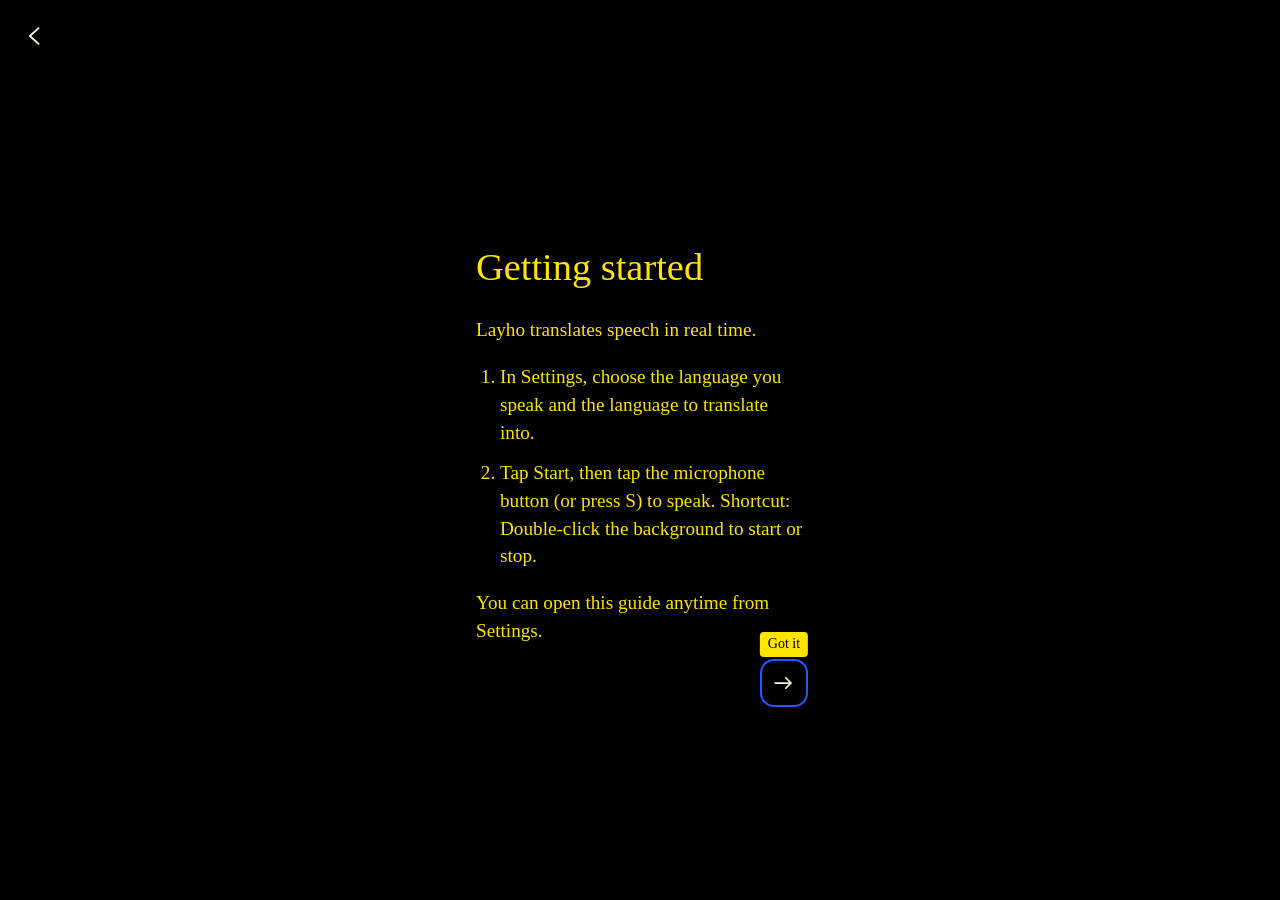
<file: index.html>
<html lang="en">
<head>
    <title>Layho</title>
    <meta charset="utf-8" />
    <meta name="viewport" content="width=device-width, initial-scale=1, viewport-fit=cover" />
    <meta name="description" content="Live speech translation" />
    <meta name="theme-color" content="#000000" />
    <meta name="mobile-web-app-capable" content="yes" />
    <meta name="apple-mobile-web-app-capable" content="yes" />
    <meta name="apple-mobile-web-app-status-bar-style" content="black-translucent" />
    <meta name="apple-mobile-web-app-title" content="Layho" />
    <link rel="manifest" href="manifest.json" />
    <link rel="icon" href="icons/app-icon.svg" type="image/svg+xml" />
    <link rel="apple-touch-icon" href="icons/apple-touch-icon.png" />
    <script>
        if (navigator.standalone
            || window.matchMedia("(display-mode: standalone)").matches
            || window.matchMedia("(display-mode: fullscreen)").matches) {
            document.documentElement.classList.add("standalone");
        }
    </script>
    <link href="style.css" rel="stylesheet" type="text/css">
    <link href="intro.css" rel="stylesheet" type="text/css">
    <link href="settings.css" rel="stylesheet" type="text/css">
    <link href="onboarding.css" rel="stylesheet" type="text/css">
    <link href="sign-up.css" rel="stylesheet" type="text/css">
    <link href="translation.css" rel="stylesheet" type="text/css">
</head>
<body>
	<div id="contentContainer">
		<div id="introContainer" role="main">
			<div id="introTextContainer">
				<div class="introText" id="helloText" role="heading" aria-level="1">Layho</div>
				<div class="introText" id="signInOutContainer">
					<div id="nameText"></div>
					<div id="signInButtonHost" hidden>
						<button type="button" id="signInButton" class="googleRedirectButton" aria-label="Sign in with Google">
							<svg class="googleLogo" viewBox="0 0 48 48" aria-hidden="true" focusable="false">
								<path fill="#EA4335" d="M24 9.5c3.54 0 6.71 1.22 9.21 3.6l6.85-6.85C35.9 2.38 30.47 0 24 0 14.62 0 6.51 5.38 2.56 13.22l7.98 6.19C12.43 13.72 17.74 9.5 24 9.5z"/>
								<path fill="#4285F4" d="M46.98 24.55c0-1.57-.15-3.09-.38-4.55H24v9.02h12.94c-.58 2.96-2.26 5.48-4.78 7.18l7.73 6c4.51-4.18 7.09-10.36 7.09-17.65z"/>
								<path fill="#FBBC05" d="M10.53 28.59c-.48-1.45-.76-2.99-.76-4.59s.27-3.14.76-4.59l-7.98-6.19C.92 16.46 0 20.12 0 24c0 3.88.92 7.54 2.56 10.78l7.97-6.19z"/>
								<path fill="#34A853" d="M24 48c6.48 0 11.93-2.13 15.89-5.81l-7.73-6c-2.15 1.45-4.92 2.3-8.16 2.3-6.26 0-11.57-4.22-13.47-9.91l-7.98 6.19C6.51 42.62 14.62 48 24 48z"/>
							</svg>
							<span>Sign in with Google</span>
						</button>
						<div id="googleGisButton"></div>
					</div>
				</div>
				<div class="introText" id="introButtonContainer" role="navigation" aria-label="Home">
					<div id="signUpOutButtonContainer">
						<button id="signUpButton" class="iconButton"><span class="icon signUpIcon" aria-hidden="true"></span><span class="buttonLabel">Sign up</span></button>
						<button id="signOutButton" class="iconButton" hidden><span class="icon signOutIcon" aria-hidden="true"></span><span class="buttonLabel">Sign out</span></button>
					</div>
					<button id="settingsButton" class="iconButton" disabled><span class="icon settingsIcon" aria-hidden="true"></span><span class="buttonLabel">Sign in for settings</span></button>
					<button id="startAppButton" class="iconButton" disabled><span class="icon startIcon" aria-hidden="true"></span><span class="buttonLabel">Sign in to start</span></button>
				</div>
			</div>
		</div>
		<div id="speechStatus" class="visuallyHidden" role="status" aria-live="polite" aria-atomic="true"></div>
		<div id="exclusiveModeHint" class="visuallyHidden">Conversation mode and transcription only mode cannot be used at the same time. Voice output and conversation mode cannot be used at the same time. Turning one on turns the other off.</div>
		<div id="toast" role="status" aria-live="polite" aria-atomic="true"></div>
	</div>
	<!-- Speech SDK REFERENCE -->
	<script src="https://aka.ms/csspeech/jsbrowserpackageraw"></script>

	<script src="./LoadViews.js"></script>
	<script src="./Settings.js"></script>
	<script src="./SignUp.js"></script>
	<script src="./Onboarding.js"></script>
	<script src="./index.js"></script>
	<script src="./Translation.js"></script>
	<script src="https://accounts.google.com/gsi/client" async defer onload="initGoogleSignIn()"></script>
</body>
</html>
</file>
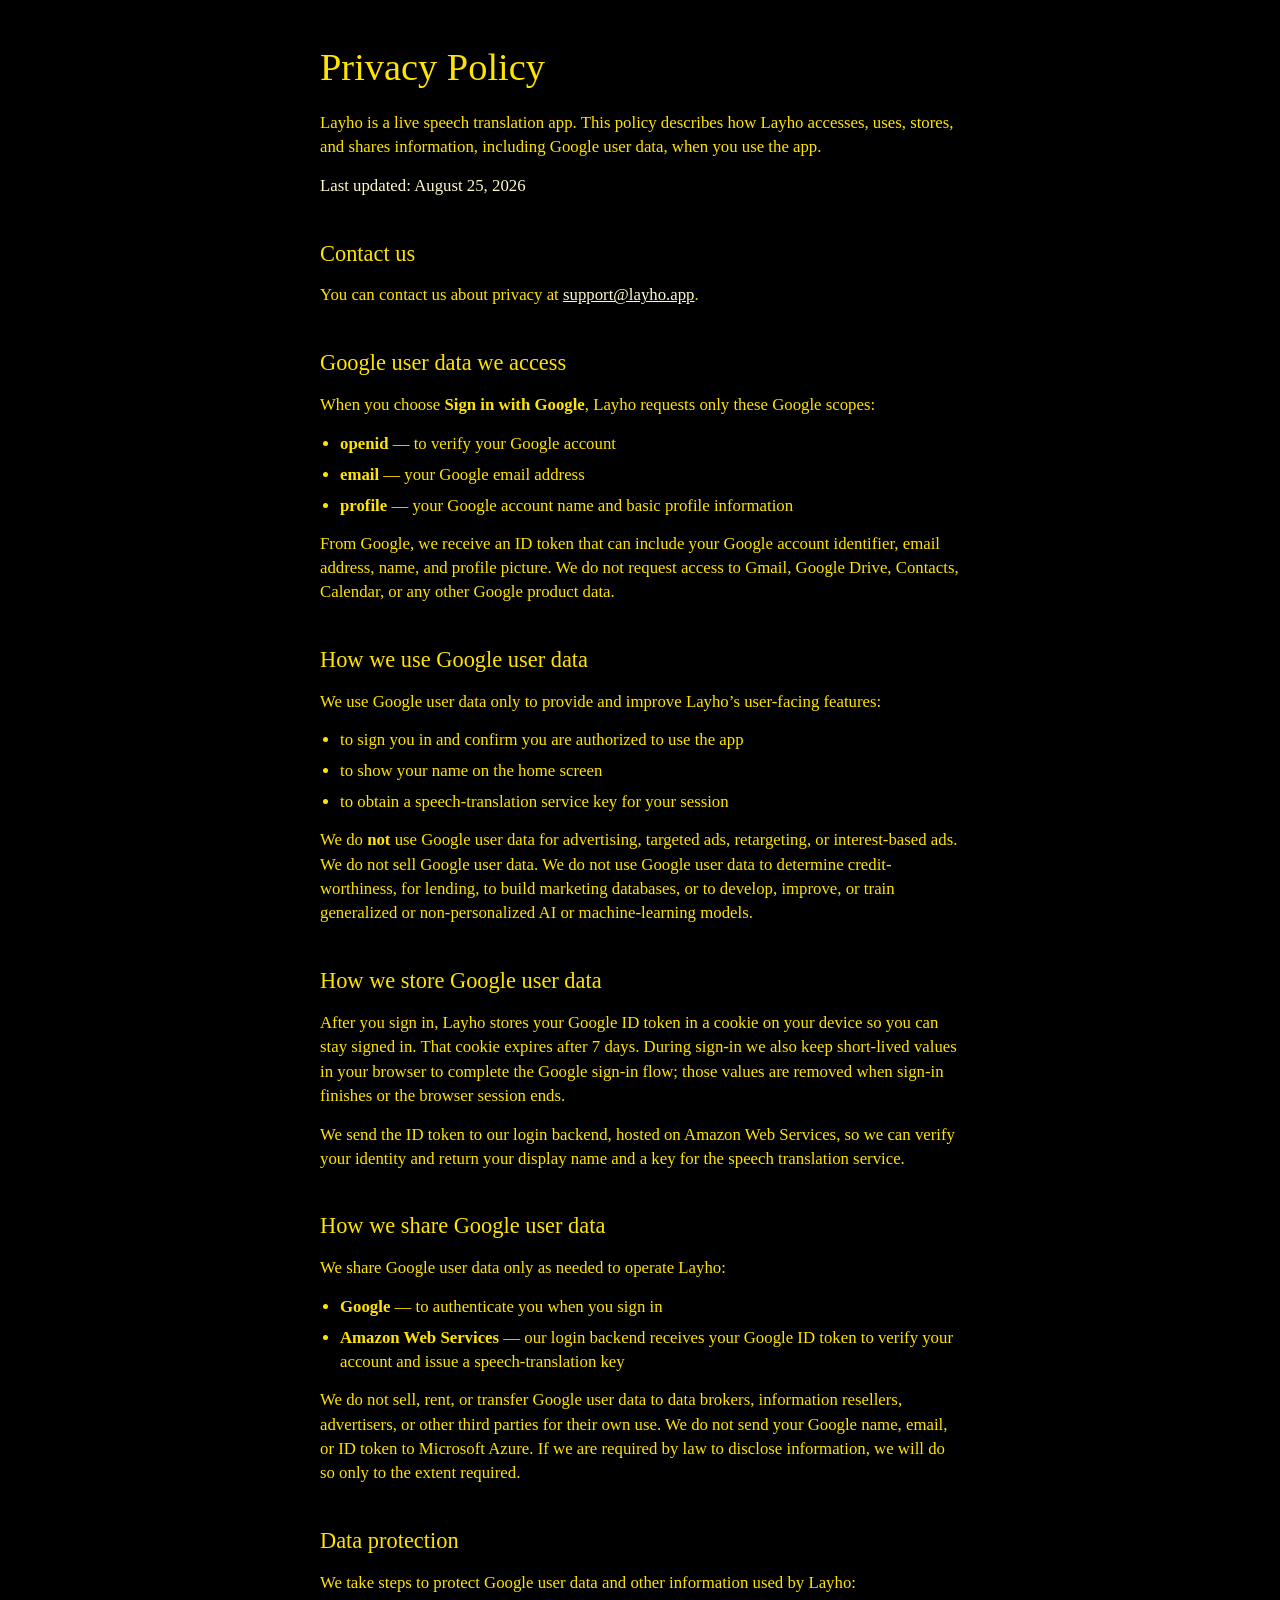
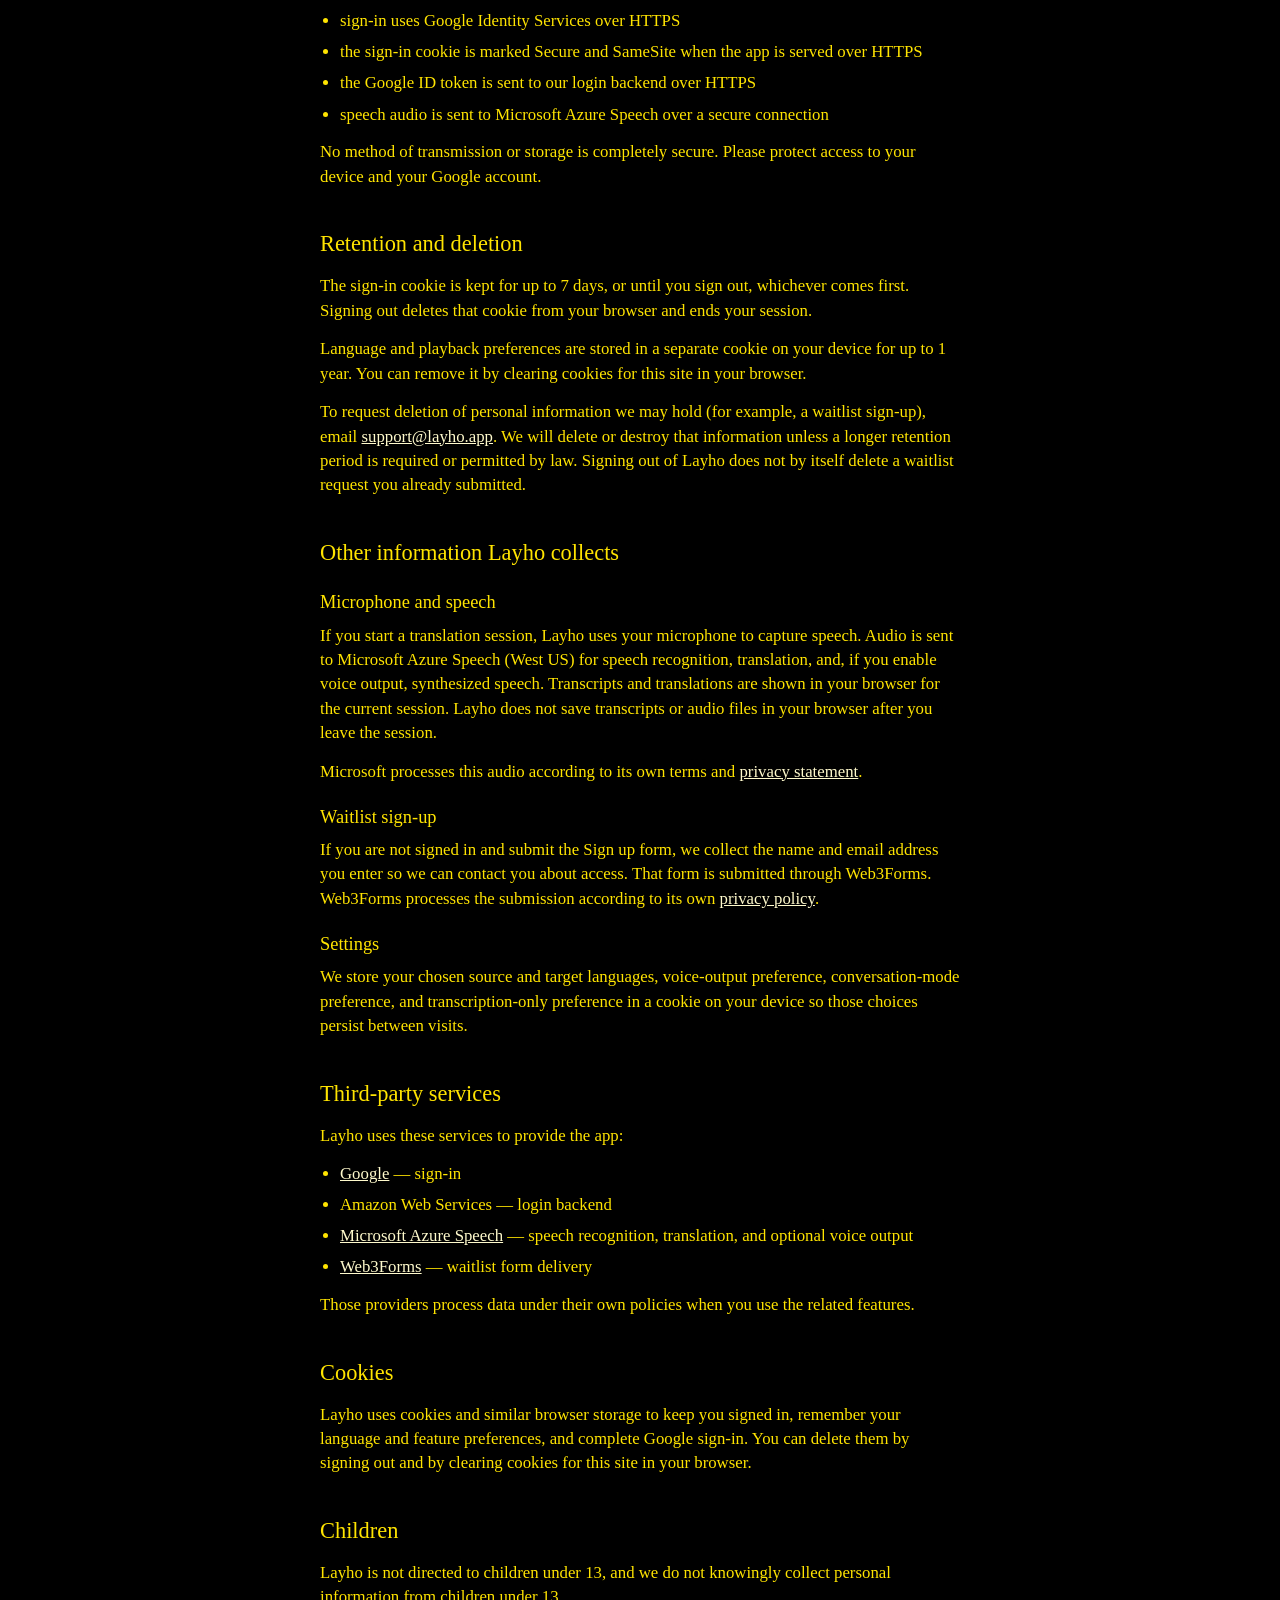
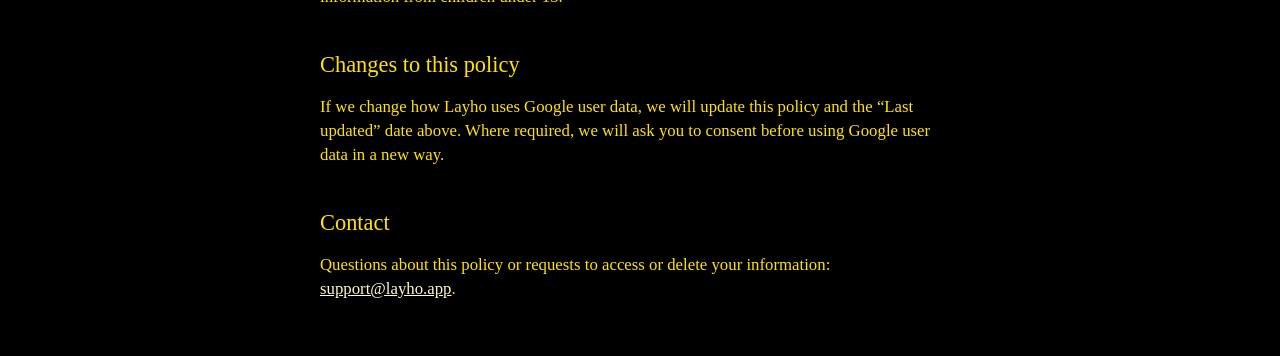
<file: privacy.html>
<html lang="en">
<head>
	<title>Privacy Policy — Layho</title>
	<meta charset="utf-8" />
	<meta name="viewport" content="width=device-width, initial-scale=1, viewport-fit=cover" />
	<meta name="theme-color" content="#000000" />
	<meta name="description" content="Privacy Policy for Layho, a live speech translation app. Explains how we access, use, store, and share Google user data and other information." />
	<link href="style.css" rel="stylesheet" type="text/css">
	<link href="privacy.css" rel="stylesheet" type="text/css">
</head>
<body>
	<main id="privacyContainer">
		<article id="privacyContent">
			<h1>Privacy Policy</h1>
			<p class="privacyLead">Layho is a live speech translation app. This policy describes how Layho accesses, uses, stores, and shares information, including Google user data, when you use the app.</p>
			<p class="privacyMeta">Last updated: August 25, 2026</p>

			<section>
				<h2>Contact us</h2>
				<p>You can contact us about privacy at <a href="mailto:support@layho.app">support@layho.app</a>.</p>
			</section>

			<section>
				<h2>Google user data we access</h2>
				<p>When you choose <strong>Sign in with Google</strong>, Layho requests only these Google scopes:</p>
				<ul>
					<li><strong>openid</strong> — to verify your Google account</li>
					<li><strong>email</strong> — your Google email address</li>
					<li><strong>profile</strong> — your Google account name and basic profile information</li>
				</ul>
				<p>From Google, we receive an ID token that can include your Google account identifier, email address, name, and profile picture. We do not request access to Gmail, Google Drive, Contacts, Calendar, or any other Google product data.</p>
			</section>

			<section>
				<h2>How we use Google user data</h2>
				<p>We use Google user data only to provide and improve Layho’s user-facing features:</p>
				<ul>
					<li>to sign you in and confirm you are authorized to use the app</li>
					<li>to show your name on the home screen</li>
					<li>to obtain a speech-translation service key for your session</li>
				</ul>
				<p>We do <strong>not</strong> use Google user data for advertising, targeted ads, retargeting, or interest-based ads. We do not sell Google user data. We do not use Google user data to determine credit-worthiness, for lending, to build marketing databases, or to develop, improve, or train generalized or non-personalized AI or machine-learning models.</p>
			</section>

			<section>
				<h2>How we store Google user data</h2>
				<p>After you sign in, Layho stores your Google ID token in a cookie on your device so you can stay signed in. That cookie expires after 7 days. During sign-in we also keep short-lived values in your browser to complete the Google sign-in flow; those values are removed when sign-in finishes or the browser session ends.</p>
				<p>We send the ID token to our login backend, hosted on Amazon Web Services, so we can verify your identity and return your display name and a key for the speech translation service.</p>
			</section>

			<section>
				<h2>How we share Google user data</h2>
				<p>We share Google user data only as needed to operate Layho:</p>
				<ul>
					<li><strong>Google</strong> — to authenticate you when you sign in</li>
					<li><strong>Amazon Web Services</strong> — our login backend receives your Google ID token to verify your account and issue a speech-translation key</li>
				</ul>
				<p>We do not sell, rent, or transfer Google user data to data brokers, information resellers, advertisers, or other third parties for their own use. We do not send your Google name, email, or ID token to Microsoft Azure. If we are required by law to disclose information, we will do so only to the extent required.</p>
			</section>

			<section>
				<h2>Data protection</h2>
				<p>We take steps to protect Google user data and other information used by Layho:</p>
				<ul>
					<li>sign-in uses Google Identity Services over HTTPS</li>
					<li>the sign-in cookie is marked Secure and SameSite when the app is served over HTTPS</li>
					<li>the Google ID token is sent to our login backend over HTTPS</li>
					<li>speech audio is sent to Microsoft Azure Speech over a secure connection</li>
				</ul>
				<p>No method of transmission or storage is completely secure. Please protect access to your device and your Google account.</p>
			</section>

			<section>
				<h2>Retention and deletion</h2>
				<p>The sign-in cookie is kept for up to 7 days, or until you sign out, whichever comes first. Signing out deletes that cookie from your browser and ends your session.</p>
				<p>Language and playback preferences are stored in a separate cookie on your device for up to 1 year. You can remove it by clearing cookies for this site in your browser.</p>
				<p>To request deletion of personal information we may hold (for example, a waitlist sign-up), email <a href="mailto:support@layho.app">support@layho.app</a>. We will delete or destroy that information unless a longer retention period is required or permitted by law. Signing out of Layho does not by itself delete a waitlist request you already submitted.</p>
			</section>

			<section>
				<h2>Other information Layho collects</h2>
				<h3>Microphone and speech</h3>
				<p>If you start a translation session, Layho uses your microphone to capture speech. Audio is sent to Microsoft Azure Speech (West US) for speech recognition, translation, and, if you enable voice output, synthesized speech. Transcripts and translations are shown in your browser for the current session. Layho does not save transcripts or audio files in your browser after you leave the session.</p>
				<p>Microsoft processes this audio according to its own terms and <a href="https://privacy.microsoft.com/privacystatement">privacy statement</a>.</p>

				<h3>Waitlist sign-up</h3>
				<p>If you are not signed in and submit the Sign up form, we collect the name and email address you enter so we can contact you about access. That form is submitted through Web3Forms. Web3Forms processes the submission according to its own <a href="https://web3forms.com/privacy">privacy policy</a>.</p>

				<h3>Settings</h3>
				<p>We store your chosen source and target languages, voice-output preference, conversation-mode preference, and transcription-only preference in a cookie on your device so those choices persist between visits.</p>
			</section>

			<section>
				<h2>Third-party services</h2>
				<p>Layho uses these services to provide the app:</p>
				<ul>
					<li><a href="https://policies.google.com/privacy">Google</a> — sign-in</li>
					<li>Amazon Web Services — login backend</li>
					<li><a href="https://privacy.microsoft.com/privacystatement">Microsoft Azure Speech</a> — speech recognition, translation, and optional voice output</li>
					<li><a href="https://web3forms.com/privacy">Web3Forms</a> — waitlist form delivery</li>
				</ul>
				<p>Those providers process data under their own policies when you use the related features.</p>
			</section>

			<section>
				<h2>Cookies</h2>
				<p>Layho uses cookies and similar browser storage to keep you signed in, remember your language and feature preferences, and complete Google sign-in. You can delete them by signing out and by clearing cookies for this site in your browser.</p>
			</section>

			<section>
				<h2>Children</h2>
				<p>Layho is not directed to children under 13, and we do not knowingly collect personal information from children under 13.</p>
			</section>

			<section>
				<h2>Changes to this policy</h2>
				<p>If we change how Layho uses Google user data, we will update this policy and the “Last updated” date above. Where required, we will ask you to consent before using Google user data in a new way.</p>
			</section>

			<section>
				<h2>Contact</h2>
				<p>Questions about this policy or requests to access or delete your information: <a href="mailto:support@layho.app">support@layho.app</a>.</p>
			</section>
		</article>
	</main>
</body>
</html>
</file>
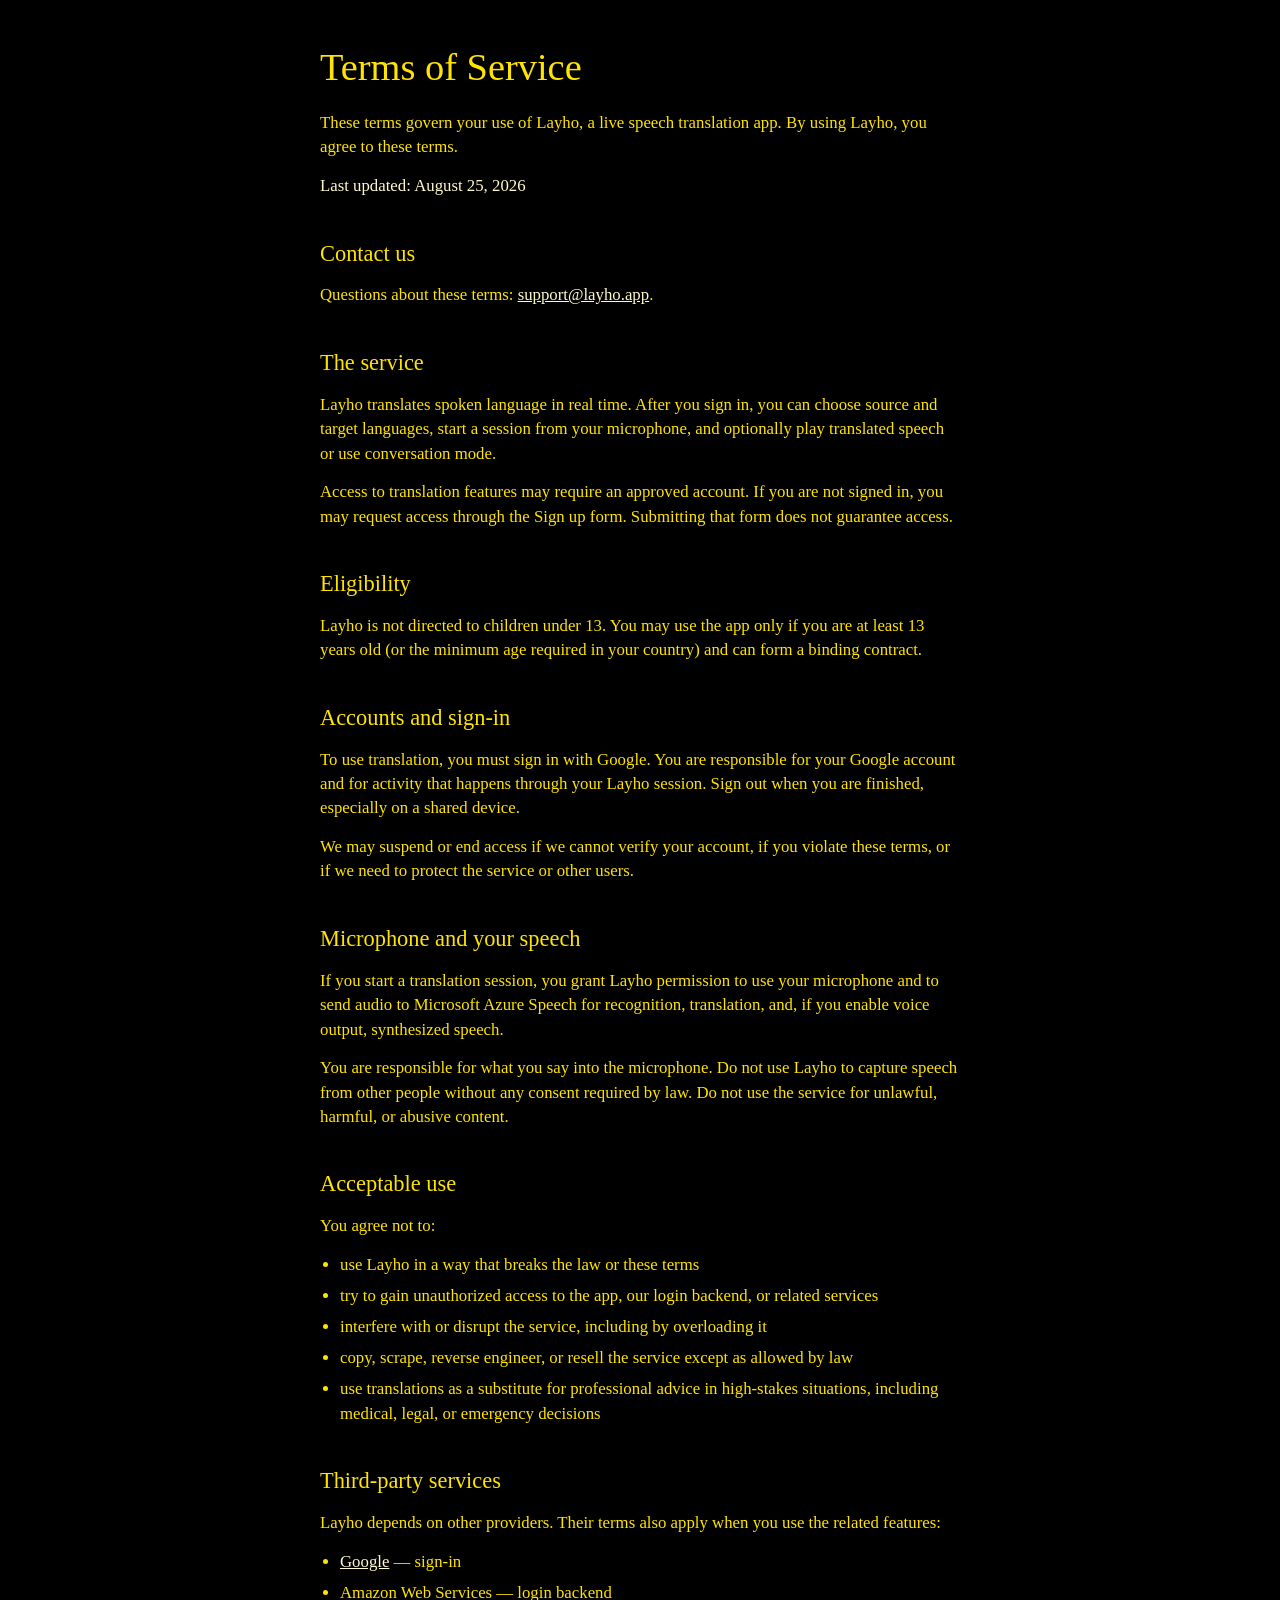
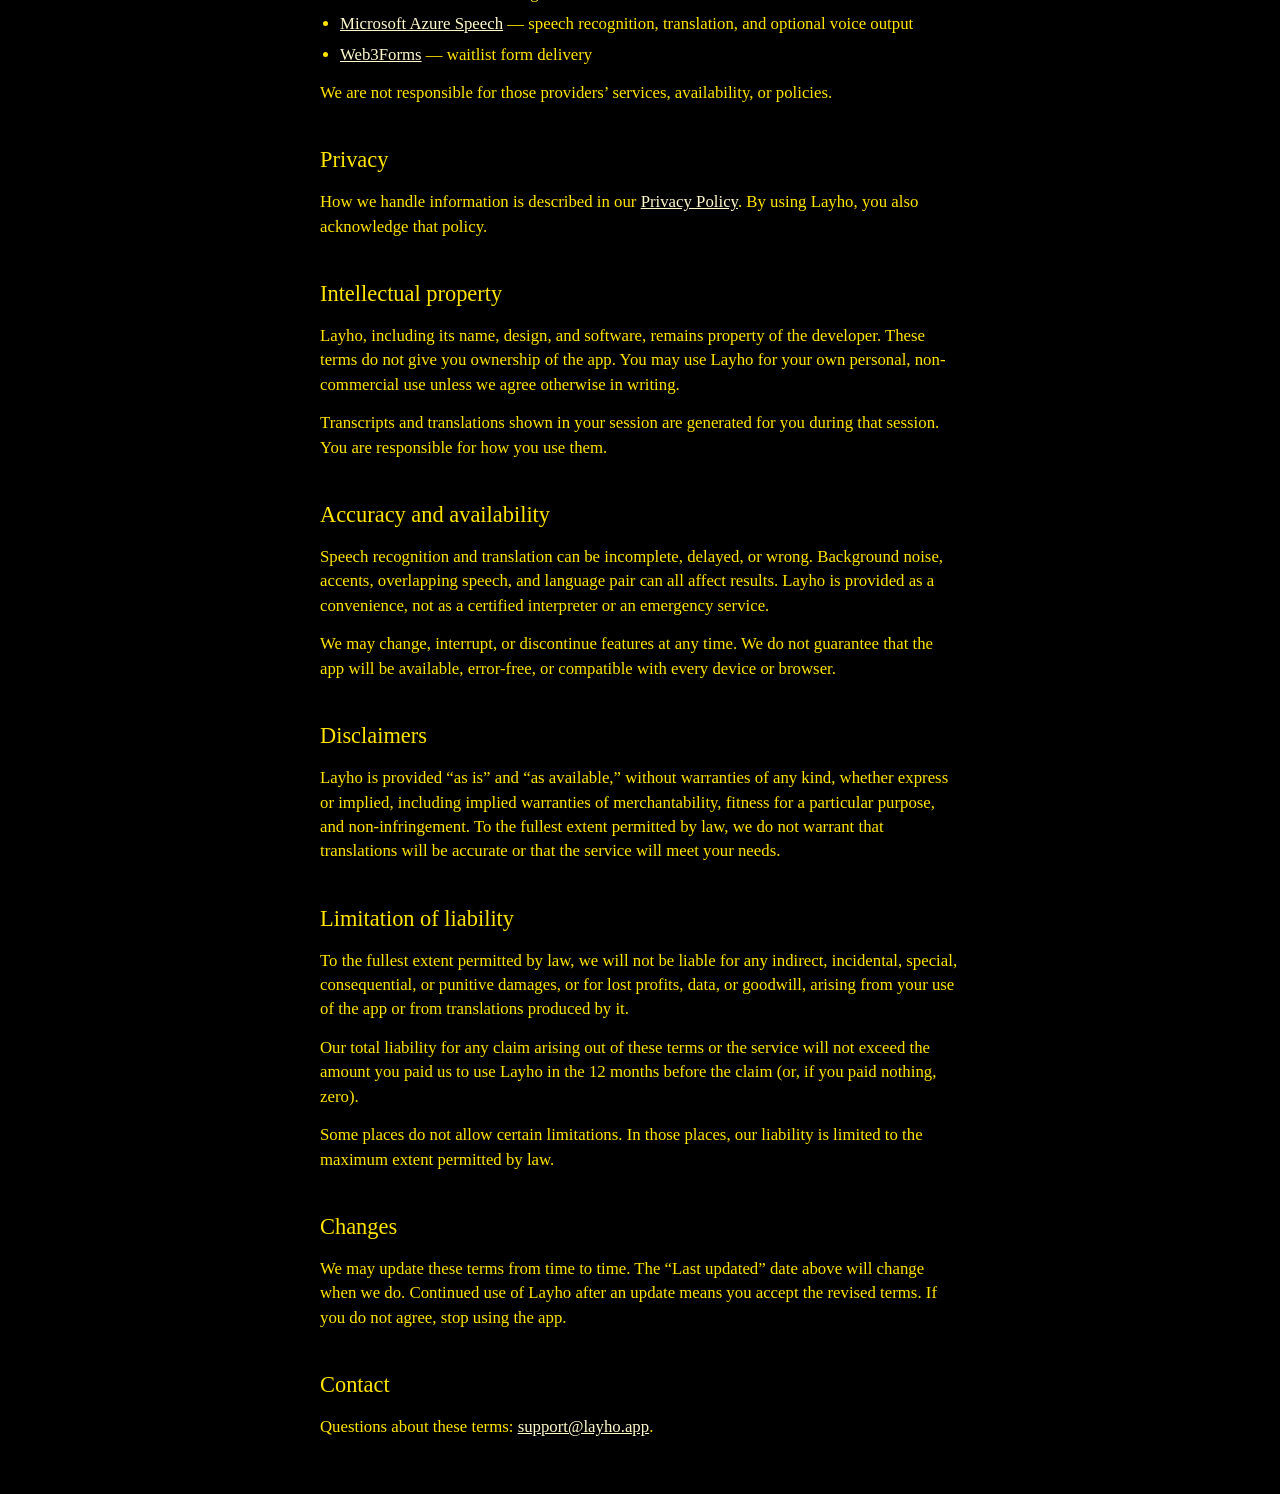
<file: terms.html>
<html lang="en">
<head>
	<title>Terms of Service — Layho</title>
	<meta charset="utf-8" />
	<meta name="viewport" content="width=device-width, initial-scale=1, viewport-fit=cover" />
	<meta name="theme-color" content="#000000" />
	<meta name="description" content="Terms of Service for Layho, a live speech translation app." />
	<link href="style.css" rel="stylesheet" type="text/css">
	<link href="privacy.css" rel="stylesheet" type="text/css">
</head>
<body>
	<main id="privacyContainer">
		<article id="privacyContent">
			<h1>Terms of Service</h1>
			<p class="privacyLead">These terms govern your use of Layho, a live speech translation app. By using Layho, you agree to these terms.</p>
			<p class="privacyMeta">Last updated: August 25, 2026</p>

			<section>
				<h2>Contact us</h2>
				<p>Questions about these terms: <a href="mailto:support@layho.app">support@layho.app</a>.</p>
			</section>

			<section>
				<h2>The service</h2>
				<p>Layho translates spoken language in real time. After you sign in, you can choose source and target languages, start a session from your microphone, and optionally play translated speech or use conversation mode.</p>
				<p>Access to translation features may require an approved account. If you are not signed in, you may request access through the Sign up form. Submitting that form does not guarantee access.</p>
			</section>

			<section>
				<h2>Eligibility</h2>
				<p>Layho is not directed to children under 13. You may use the app only if you are at least 13 years old (or the minimum age required in your country) and can form a binding contract.</p>
			</section>

			<section>
				<h2>Accounts and sign-in</h2>
				<p>To use translation, you must sign in with Google. You are responsible for your Google account and for activity that happens through your Layho session. Sign out when you are finished, especially on a shared device.</p>
				<p>We may suspend or end access if we cannot verify your account, if you violate these terms, or if we need to protect the service or other users.</p>
			</section>

			<section>
				<h2>Microphone and your speech</h2>
				<p>If you start a translation session, you grant Layho permission to use your microphone and to send audio to Microsoft Azure Speech for recognition, translation, and, if you enable voice output, synthesized speech.</p>
				<p>You are responsible for what you say into the microphone. Do not use Layho to capture speech from other people without any consent required by law. Do not use the service for unlawful, harmful, or abusive content.</p>
			</section>

			<section>
				<h2>Acceptable use</h2>
				<p>You agree not to:</p>
				<ul>
					<li>use Layho in a way that breaks the law or these terms</li>
					<li>try to gain unauthorized access to the app, our login backend, or related services</li>
					<li>interfere with or disrupt the service, including by overloading it</li>
					<li>copy, scrape, reverse engineer, or resell the service except as allowed by law</li>
					<li>use translations as a substitute for professional advice in high-stakes situations, including medical, legal, or emergency decisions</li>
				</ul>
			</section>

			<section>
				<h2>Third-party services</h2>
				<p>Layho depends on other providers. Their terms also apply when you use the related features:</p>
				<ul>
					<li><a href="https://policies.google.com/terms">Google</a> — sign-in</li>
					<li>Amazon Web Services — login backend</li>
					<li><a href="https://www.microsoft.com/servicesagreement">Microsoft Azure Speech</a> — speech recognition, translation, and optional voice output</li>
					<li><a href="https://web3forms.com/terms">Web3Forms</a> — waitlist form delivery</li>
				</ul>
				<p>We are not responsible for those providers’ services, availability, or policies.</p>
			</section>

			<section>
				<h2>Privacy</h2>
				<p>How we handle information is described in our <a href="privacy.html">Privacy Policy</a>. By using Layho, you also acknowledge that policy.</p>
			</section>

			<section>
				<h2>Intellectual property</h2>
				<p>Layho, including its name, design, and software, remains property of the developer. These terms do not give you ownership of the app. You may use Layho for your own personal, non-commercial use unless we agree otherwise in writing.</p>
				<p>Transcripts and translations shown in your session are generated for you during that session. You are responsible for how you use them.</p>
			</section>

			<section>
				<h2>Accuracy and availability</h2>
				<p>Speech recognition and translation can be incomplete, delayed, or wrong. Background noise, accents, overlapping speech, and language pair can all affect results. Layho is provided as a convenience, not as a certified interpreter or an emergency service.</p>
				<p>We may change, interrupt, or discontinue features at any time. We do not guarantee that the app will be available, error-free, or compatible with every device or browser.</p>
			</section>

			<section>
				<h2>Disclaimers</h2>
				<p>Layho is provided “as is” and “as available,” without warranties of any kind, whether express or implied, including implied warranties of merchantability, fitness for a particular purpose, and non-infringement. To the fullest extent permitted by law, we do not warrant that translations will be accurate or that the service will meet your needs.</p>
			</section>

			<section>
				<h2>Limitation of liability</h2>
				<p>To the fullest extent permitted by law, we will not be liable for any indirect, incidental, special, consequential, or punitive damages, or for lost profits, data, or goodwill, arising from your use of the app or from translations produced by it.</p>
				<p>Our total liability for any claim arising out of these terms or the service will not exceed the amount you paid us to use Layho in the 12 months before the claim (or, if you paid nothing, zero).</p>
				<p>Some places do not allow certain limitations. In those places, our liability is limited to the maximum extent permitted by law.</p>
			</section>

			<section>
				<h2>Changes</h2>
				<p>We may update these terms from time to time. The “Last updated” date above will change when we do. Continued use of Layho after an update means you accept the revised terms. If you do not agree, stop using the app.</p>
			</section>

			<section>
				<h2>Contact</h2>
				<p>Questions about these terms: <a href="mailto:support@layho.app">support@layho.app</a>.</p>
			</section>
		</article>
	</main>
</body>
</html>
</file>
<file: style.css>
@property --primary-bg-color {
	syntax: "<color>";
	inherits: false;
	initial-value: #000;
}

@property --primary-fg-color {
	syntax: "<color>";
	inherits: false;
	initial-value: #ffe400;
}

@property --primary-link-color {
	syntax: "<color>";
	inherits: false;
	initial-value: #fffacc;
}

@property --secondary-link-color {
	syntax: "<color>";
	inherits: false;
	initial-value: #2058ff;
}

@property --button-hover-color {
	syntax: "<color>";
	inherits: false;
	initial-value: #4d7aff;
}

@property --disabled-color {
	syntax: "<color>";
	inherits: false;
	initial-value: #4a4a4a;
}

@property --toggle-off-color {
	syntax: "<color>";
	inherits: false;
	initial-value: #666;
}

@property --recording-color {
	syntax: "<color>";
	inherits: false;
	initial-value: #e53935;
}

@property --recording-hover-color {
	syntax: "<color>";
	inherits: false;
	initial-value: #ff6b63;
}

*, *::before, *::after {
	box-sizing: border-box;
}

html {
	height: 100%;
	height: -webkit-fill-available;
	height: 100dvh;
	font-size: clamp(10px, min(4vw, calc(100vh / 42)), 16px);
	font-size: clamp(10px, min(4vw, calc(100dvh / 42)), 16px);
	-webkit-text-size-adjust: 100%;
	text-size-adjust: 100%;
	background-color: #000;
	color-scheme: dark;
	overflow: hidden;
}

body {
	background-color: var(--primary-bg-color);
	color: var(--primary-fg-color);
	margin: 0;
	height: 100%;
	min-height: 100%;
	overflow: hidden;
}

#contentContainer {
	width: 100%;
	height: 100%;
	position: relative;
}

html.standalone,
html.standalone body,
html.standalone #contentContainer {
	height: 100%;
	height: 100vh;
}

@media (display-mode: standalone), (display-mode: fullscreen) {
	html,
	body,
	#contentContainer {
		height: 100%;
		height: 100vh;
	}
}

html:fullscreen,
html:fullscreen body,
html:fullscreen #contentContainer {
	height: 100%;
	height: 100vh;
}

html:-webkit-full-screen,
html:-webkit-full-screen body,
html:-webkit-full-screen #contentContainer {
	height: 100%;
	height: 100vh;
}

button {
	font-family: "Times New Roman", Times, serif;
	color: var(--primary-link-color);
	font-size: 1em;
	cursor: pointer;
	border: none;
	background-color: transparent;
	outline: none;
	padding: 6px 8px 6px 8px;
	border-radius: 10px;
	display: inline-flex;
	align-items: center;
	justify-content: center;
	gap: 0.4em;
}

button:focus-visible {
	outline: 2px solid var(--secondary-link-color);
	outline-offset: 2px;
}

select:focus-visible {
	outline: 3px solid var(--secondary-link-color);
	outline-offset: 3px;
}

button:hover:not(:disabled) {
	color: var(--button-hover-color);
}

button:disabled {
	color: var(--disabled-color);
	cursor: not-allowed;
}

button[hidden] {
	display: none !important;
}

.iconButton {
	position: relative;
	align-items: center;
	justify-content: center;
	width: auto;
	height: auto;
	padding: 6px;
}

.iconOnlyButton {
	padding: 6px;
}

.iconButton .icon {
	width: 28px;
	height: 28px;
}

.buttonLabel {
	position: absolute;
	width: 1px;
	height: 1px;
	padding: 0;
	margin: -1px;
	overflow: hidden;
	clip: rect(0, 0, 0, 0);
	white-space: nowrap;
	border: 0;
}

.iconButton:focus-visible .buttonLabel {
	position: absolute;
	bottom: calc(100% + 6px);
	left: 50%;
	transform: translateX(-50%);
	width: auto;
	height: auto;
	margin: 0;
	padding: 4px 8px;
	overflow: visible;
	clip: auto;
	white-space: nowrap;
	border: 0;
	font-size: 0.875rem;
	line-height: 1.2;
	text-align: center;
	color: var(--primary-bg-color);
	background-color: var(--primary-fg-color);
	border-radius: 4px;
	z-index: 2;
	pointer-events: none;
}

@media (hover: hover) and (pointer: fine) {
	.iconButton:hover .buttonLabel {
		position: absolute;
		bottom: calc(100% + 6px);
		left: 50%;
		transform: translateX(-50%);
		width: auto;
		height: auto;
		margin: 0;
		padding: 4px 8px;
		overflow: visible;
		clip: auto;
		white-space: nowrap;
		border: 0;
		font-size: 0.875rem;
		line-height: 1.2;
		text-align: center;
		color: var(--primary-bg-color);
		background-color: var(--primary-fg-color);
		border-radius: 4px;
		z-index: 2;
		pointer-events: none;
	}

	.iconButton:disabled:hover .buttonLabel {
		color: var(--primary-link-color);
		background-color: var(--disabled-color);
	}
}

.iconButton:disabled:focus-visible .buttonLabel {
	color: var(--primary-link-color);
	background-color: var(--disabled-color);
}

.icon {
	display: block;
	width: 1.1em;
	height: 1.1em;
	flex-shrink: 0;
	background-color: currentColor;
}

.homeIcon {
	mask: url(icons/home.svg) no-repeat center / contain;
	-webkit-mask: url(icons/home.svg) no-repeat center / contain;
	background-color: currentColor;
}

.startIcon {
	mask: url(icons/start.svg) no-repeat center / contain;
	-webkit-mask: url(icons/start.svg) no-repeat center / contain;
	background-color: currentColor;
}

.microphoneIcon {
	mask: url(icons/microphone.svg) no-repeat center / contain;
	-webkit-mask: url(icons/microphone.svg) no-repeat center / contain;
	background-color: currentColor;
}

.microphoneMutedIcon {
	mask: url(icons/microphone-muted.svg) no-repeat center / contain;
	-webkit-mask: url(icons/microphone-muted.svg) no-repeat center / contain;
	background-color: currentColor;
}

.settingsIcon {
	mask: url(icons/settings.svg) no-repeat center / contain;
	-webkit-mask: url(icons/settings.svg) no-repeat center / contain;
	background-color: currentColor;
}

.signOutIcon {
	mask: url(icons/sign-out.svg) no-repeat center / contain;
	-webkit-mask: url(icons/sign-out.svg) no-repeat center / contain;
	background-color: currentColor;
}

.signUpIcon {
	mask: url(icons/sign-up.svg) no-repeat center / contain;
	-webkit-mask: url(icons/sign-up.svg) no-repeat center / contain;
	background-color: currentColor;
}

.switchIcon {
	mask: url(icons/switch.svg) no-repeat center / contain;
	-webkit-mask: url(icons/switch.svg) no-repeat center / contain;
	background-color: currentColor;
}

.backIcon {
	mask: url(icons/back.svg) no-repeat center / contain;
	-webkit-mask: url(icons/back.svg) no-repeat center / contain;
	background-color: currentColor;
}

.submitIcon {
	mask: url(icons/submit.svg) no-repeat center / contain;
	-webkit-mask: url(icons/submit.svg) no-repeat center / contain;
	background-color: currentColor;
}

.openInNewIcon {
	mask: url(icons/open-in-new.svg) no-repeat center / contain;
	-webkit-mask: url(icons/open-in-new.svg) no-repeat center / contain;
	background-color: currentColor;
}

.fullscreenIcon {
	mask: url(icons/fullscreen.svg) no-repeat center / contain;
	-webkit-mask: url(icons/fullscreen.svg) no-repeat center / contain;
	background-color: currentColor;
}

.fullscreenExitIcon {
	mask: url(icons/fullscreen-exit.svg) no-repeat center / contain;
	-webkit-mask: url(icons/fullscreen-exit.svg) no-repeat center / contain;
	background-color: currentColor;
}

.chromeHideIcon {
	mask: url(icons/chrome-hide.svg) no-repeat center / contain;
	-webkit-mask: url(icons/chrome-hide.svg) no-repeat center / contain;
	background-color: currentColor;
}

.chromeShowIcon {
	mask: url(icons/chrome-show.svg) no-repeat center / contain;
	-webkit-mask: url(icons/chrome-show.svg) no-repeat center / contain;
	background-color: currentColor;
}

.settingsCloseButton {
	position: absolute;
	top: max(16px, env(safe-area-inset-top));
	left: max(16px, env(safe-area-inset-left));
	font-size: 1.2em;
}

.visuallyHidden {
	position: absolute;
	width: 1px;
	height: 1px;
	padding: 0;
	margin: -1px;
	overflow: hidden;
	clip: rect(0, 0, 0, 0);
	white-space: nowrap;
	border: 0;
}

#toast {
	position: fixed;
	bottom: max(24px, calc(12px + env(safe-area-inset-bottom)));
	left: 50%;
	transform: translateX(-50%) translateY(12px);
	z-index: 20;
	padding: 12px 20px;
	background-color: var(--primary-fg-color);
	color: var(--primary-bg-color);
	border-radius: 10px;
	font-family: "Times New Roman", Times, serif;
	font-size: 1.2em;
	opacity: 0;
	pointer-events: none;
	transition: opacity 0.2s ease, transform 0.2s ease;
}

#toast.visible {
	opacity: 1;
	transform: translateX(-50%) translateY(0);
}

#toast .toastAction {
	display: inline;
	padding: 0;
	margin: 0;
	border-radius: 0;
	font-size: inherit;
	line-height: inherit;
	color: inherit;
	text-decoration: underline;
	text-underline-offset: 0.12em;
	pointer-events: none;
}

#toast.visible .toastAction {
	pointer-events: auto;
}

#toast .toastAction:hover:not(:disabled) {
	color: var(--secondary-link-color);
}
</file>
<file: intro.css>
#introContainer {
	position: relative;
	width: 100%;
	height: 100%;
	display: flex;
	align-items: center;
	justify-content: center;
}

#introTextContainer {
	display: flex;
	align-items: center;
	justify-content: center;
	flex-wrap: wrap;
	width: min(368px, calc(100% - 2rem));
	color: var(--primary-fg-color);
}

#introTextContainer::after {
	content: "";
	width: 100%;
	min-height: 44px;
	padding: 12vh 0 2vh;
	padding: 12dvh 0 2dvh;
	pointer-events: none;
}

.introText {
	display: flex;
	align-items: center;
	justify-content: center;
	width: 100%;
	padding: 2vh 0 2vh 0;
	padding: 2dvh 0;
}

#helloText {
	font-size: 8em;
	padding: 6vh 0 6vh 0;
	padding: 6dvh 0;
	max-width: 100%;
}

@media (max-width: 480px) and (orientation: portrait) {
	#helloText {
		font-size: min(8em, 26vw);
		padding: 8vh 0;
		padding: 8dvh 0;
	}
}

#signInOutContainer {
	position: relative;
	z-index: 1;
	display: grid;
	justify-items: center;
	align-items: center;
	min-height: 6vh;
	min-height: 6dvh;
	min-width: 0;
	overflow: visible;
}

#signInOutContainer > * {
	grid-area: 1 / 1;
}

#nameText {
	min-height: 1.2em;
	font-size: 3em;
	line-height: 1.2;
	max-width: 100%;
	text-align: center;
	overflow-wrap: break-word;
}

#signInButtonHost {
	position: relative;
	z-index: 1;
	margin-top: 4vh;
	margin-top: 4dvh;
	width: min(240px, 100%);
	height: 40px;
}

#signInButtonHost[hidden] {
	display: none !important;
}

#signInButtonHost:focus-within {
	outline: 2px solid var(--secondary-link-color);
	outline-offset: 2px;
	border-radius: 4px;
}

#googleGisButton {
	position: absolute;
	inset: 0;
	z-index: 2;
	overflow: hidden;
	opacity: 0.01;
}

#googleGisButton:empty {
	display: none;
}

#signInButton {
	width: 100%;
	height: 40px;
	padding: 0 12px;
	border: 1px solid #dadce0;
	border-radius: 4px;
	background-color: #fff;
	color: #3c4043;
	font-family: Arial, sans-serif;
	font-size: 14px;
	font-weight: 500;
	line-height: 1;
	gap: 8px;
}

#signInButton:hover:not(:disabled),
#signInButton:focus-visible {
	color: #3c4043;
	background-color: #f7f8f8;
	box-shadow: 0 1px 2px rgba(60, 64, 67, 0.3);
}

#signInButton:focus-visible {
	outline: none;
}

#signInButton .googleLogo {
	width: 18px;
	height: 18px;
	flex-shrink: 0;
}

#signInOutContainer .iconButton:hover:not(:disabled) .buttonLabel,
#signInOutContainer .iconButton:focus-visible .buttonLabel {
	bottom: auto;
	top: calc(100% + 6px);
}

#introButtonContainer {
	position: absolute;
	bottom: max(8vh, env(safe-area-inset-bottom));
	bottom: max(8dvh, env(safe-area-inset-bottom));
	left: 50%;
	transform: translateX(-50%);
	min-height: 4vh;
	min-height: 4dvh;
	width: min(calc(240px + 12px), calc(100% - 2rem - env(safe-area-inset-left) - env(safe-area-inset-right)));
	font-size: 2em;
	flex-direction: row;
	justify-content: space-between;
}

#introButtonContainer .iconButton .icon {
	width: 32px;
	height: 32px;
}

#signUpOutButtonContainer {
	display: grid;
	width: auto;
}

#signUpOutButtonContainer > button {
	grid-area: 1 / 1;
}
</file>
<file: settings.css>
#settingsModal {
	position: fixed;
	inset: 0;
	z-index: 10;
	background-color: var(--primary-bg-color);
	color: var(--primary-fg-color);
	color-scheme: dark;
}

#settingsContainer {
	width: 100%;
	height: 100%;
	display: flex;
	flex-direction: column;
	align-items: center;
	overflow-y: auto;
	-webkit-overflow-scrolling: touch;
	overscroll-behavior: contain;
	scrollbar-width: thin;
	scrollbar-color: var(--primary-fg-color) transparent;
	padding: 4.25rem 1rem 1rem;
	padding-top: max(4.25rem, calc(64px + env(safe-area-inset-top)));
	padding-bottom: max(1rem, env(safe-area-inset-bottom));
	padding-left: max(1rem, env(safe-area-inset-left));
	padding-right: max(1rem, env(safe-area-inset-right));
}

@media (max-width: 480px) and (orientation: portrait) {
	#settingsContainer {
		padding: 4.25rem 1.5rem 0.75rem;
		padding-top: max(4.25rem, calc(64px + env(safe-area-inset-top)));
		padding-bottom: max(0.75rem, env(safe-area-inset-bottom));
		padding-left: max(1.5rem, env(safe-area-inset-left));
		padding-right: max(1.5rem, env(safe-area-inset-right));
	}

	#settingsHeader {
		font-size: 1.85em;
	}

	.settingTitle {
		font-size: 1.25em;
	}

	.settingOptionLabel {
		font-size: 1.1em;
	}

	.settingOption:has(select) {
		display: flex;
		flex-direction: column;
		align-items: stretch;
		gap: 0.3em;
	}

	.settingOption:has(select) select {
		max-width: none;
	}
}

#settingsContainer::-webkit-scrollbar {
	width: 6px;
}

#settingsContainer::-webkit-scrollbar-thumb {
	background-color: var(--primary-fg-color);
	border-radius: 3px;
}

#settingsContentContainer {
	display: flex;
	align-items: center;
	flex-wrap: wrap;
	width: min(328px, 100%);
	margin-top: auto;
	margin-bottom: auto;
	flex-shrink: 0;
}

#settingsHeader {
	font-size: 2.05em;
	font-weight: normal;
	line-height: 1.15;
	margin: 0 0 0.75rem;
}

#settingsCloseButton:hover:not(:disabled) .buttonLabel,
#settingsCloseButton:focus-visible .buttonLabel {
	bottom: auto;
	top: calc(100% + 6px);
}

#settingsForm {
	display: flex;
	flex-direction: column;
	width: 100%;
}

#settingsList {
	padding: 0.55rem 0 0.1rem;
	width: 100%;
}

#settingsSubmitButton {
	align-self: flex-end;
	margin-top: 0.35rem;
}

.settingsPrivacyLink {
	display: inline-flex;
	align-items: center;
	gap: 0.35em;
	width: auto;
	max-width: 100%;
	color: var(--primary-link-color);
	font-size: 0.95em;
	text-decoration: none;
}

button.settingsPrivacyLink {
	padding: 0;
	border-radius: 0;
	justify-content: flex-start;
	font-size: 0.95em;
}

.settingsPrivacyLinkText {
	text-decoration: underline;
	text-underline-offset: 3px;
}

.settingsPrivacyLink .icon {
	width: 0.9em;
	height: 0.9em;
}

.setting.settingsLegalLinks {
	display: flex;
	flex-direction: column;
	align-items: flex-start;
	margin-top: 0.15em;
}

.settingsPrivacyLink + .settingsPrivacyLink {
	margin-top: 0.35em;
}

.settingsPrivacyLink:hover {
	color: var(--button-hover-color);
}

.settingsPrivacyLink:focus-visible {
	outline: 2px solid var(--secondary-link-color);
	outline-offset: 2px;
}

.setting {
	display: grid;
	grid-template-columns: max-content minmax(0, 1fr);
	align-items: center;
	column-gap: 12px;
	width: 100%;
	padding: 0.2rem 0;
}

.settingTitle {
	grid-column: 1 / -1;
	width: auto;
	font-size: 1.35em;
	font-weight: normal;
	line-height: 1.15;
	padding: 0.05rem 0 0.1rem;
	margin: 0;
}

.settingOption {
	display: grid;
	grid-template-columns: subgrid;
	grid-column: 1 / -1;
	align-items: center;
	width: 100%;
	padding: 0.5rem 0 0.5rem 0.75rem;
}

.settingOptionLabel {
	font-size: 1.2em;
	line-height: 1.15;
	padding-right: 0;
	white-space: nowrap;
}

select {
	height: 1.85em;
	width: 100%;
	max-width: 12em;
	min-width: 0;
	justify-self: start;
	appearance: none;
	-webkit-appearance: none;
	padding: 0 2.15em 0 0.4em;
	border: 1px solid rgb(133, 133, 133);
	background-color: rgb(59, 59, 59);
	background-image: url("data:image/svg+xml,%3Csvg xmlns='http://www.w3.org/2000/svg' width='12' height='8' viewBox='0 0 12 8' fill='none'%3E%3Cpath d='M1 1.2 6 6.2 11 1.2' stroke='%23e6e6e6' stroke-width='1.4' stroke-linecap='round' stroke-linejoin='round'/%3E%3C/svg%3E");
	background-repeat: no-repeat;
	background-position: right 0.8em center;
	background-size: 0.8em 0.55em;
	color: rgb(255, 255, 255);
	cursor: pointer;
}

.languageList {
	position: fixed;
	z-index: 12;
	margin: 0;
	padding: 0;
	overflow-y: auto;
	overscroll-behavior: contain;
	background-color: rgb(59, 59, 59);
	border: 1px solid rgb(133, 133, 133);
	color: rgb(255, 255, 255);
	scrollbar-width: thin;
	scrollbar-color: rgb(255, 255, 255) transparent;
}

.languageList[hidden] {
	display: none;
}

.languageListOption {
	padding: 0.35em 0.4em;
	line-height: 1.3;
	cursor: pointer;
	user-select: none;
}

.languageListOption.is-active {
	background-color: var(--secondary-link-color);
	color: rgb(255, 255, 255);
}

@media (max-height: 480px) {
	#settingsContainer {
		padding-top: max(3.5rem, calc(56px + env(safe-area-inset-top)));
		padding-bottom: max(0.4rem, env(safe-area-inset-bottom));
	}

	#settingsHeader {
		margin-bottom: 0.4rem;
	}

	#settingsList {
		padding-top: 0.2rem;
	}

	.setting {
		padding: 0.15rem 0;
	}

	.settingOption {
		padding-top: max(0.4rem, 8px);
		padding-bottom: max(0.4rem, 8px);
	}

	.settingsPrivacyLink + .settingsPrivacyLink {
		margin-top: 0.2em;
	}
}

@media (max-height: 480px) and (min-width: 640px) {
	#settingsContainer {
		padding-top: max(1rem, calc(16px + env(safe-area-inset-top)));
		padding-bottom: max(0.35rem, env(safe-area-inset-bottom));
	}
}

.switch {
	position: relative;
	display: inline-block;
	width: 60px;
	height: 34px;
	justify-self: end;
}

.switch input {
	opacity: 0;
	width: 0;
	height: 0;
}

.slider {
	position: absolute;
	cursor: pointer;
	top: 0;
	left: 0;
	right: 0;
	bottom: 0;
	background-color: var(--toggle-off-color);
	-webkit-transition: .4s;
	transition: .4s;
	border-radius: 34px;
}

.slider:before {
	position: absolute;
	content: "";
	height: 26px;
	width: 26px;
	left: 4px;
	bottom: 4px;
	background-color: white;
	-webkit-transition: .4s;
	transition: .4s;
	border-radius: 50%;
}

input:checked + .slider {
	background-color: var(--secondary-link-color);
}

input:focus-visible + .slider {
	outline: 3px solid var(--secondary-link-color);
	outline-offset: 3px;
}

input:checked + .slider:before {
	-webkit-transform: translateX(26px);
	-ms-transform: translateX(26px);
	transform: translateX(26px);
}

.settingTooltip {
	position: absolute;
	width: 1px;
	height: 1px;
	padding: 0;
	margin: -1px;
	overflow: hidden;
	clip: rect(0, 0, 0, 0);
	white-space: nowrap;
	border: 0;
}

.switch input:focus-visible ~ .settingTooltip {
	position: absolute;
	bottom: calc(100% + 8px);
	right: 0;
	left: auto;
	width: max-content;
	max-width: min(17rem, calc(100vw - 4rem));
	height: auto;
	margin: 0;
	padding: 4px 8px;
	overflow: visible;
	clip: auto;
	white-space: normal;
	border: 0;
	font-size: 0.875rem;
	font-weight: normal;
	line-height: 1.3;
	text-align: left;
	color: var(--primary-bg-color);
	background-color: var(--primary-fg-color);
	border-radius: 4px;
	z-index: 3;
	pointer-events: none;
}

.switch input:focus-visible ~ #transcriptionOnlyHint {
	right: calc(100% + 8px);
	max-width: 8.75rem;
}

@media (hover: hover) and (pointer: fine) {
	.settingOption:hover .settingTooltip {
		position: absolute;
		bottom: calc(100% + 8px);
		right: 0;
		left: auto;
		width: max-content;
		max-width: min(17rem, calc(100vw - 4rem));
		height: auto;
		margin: 0;
		padding: 4px 8px;
		overflow: visible;
		clip: auto;
		white-space: normal;
		border: 0;
		font-size: 0.875rem;
		font-weight: normal;
		line-height: 1.3;
		text-align: left;
		color: var(--primary-bg-color);
		background-color: var(--primary-fg-color);
		border-radius: 4px;
		z-index: 3;
		pointer-events: none;
	}

	.settingOption:hover #transcriptionOnlyHint {
		right: calc(100% + 8px);
		max-width: 8.75rem;
	}
}

#settingsModal.is-overflowing #settingsContentContainer {
	margin-top: 0;
	margin-bottom: 0;
}

#settingsScrollHint {
	position: absolute;
	left: 0;
	right: 0;
	bottom: 0;
	height: 5.5rem;
	display: flex;
	align-items: flex-end;
	justify-content: center;
	padding-bottom: max(0.75rem, env(safe-area-inset-bottom));
	background: linear-gradient(to top, var(--primary-bg-color) 45%, transparent);
	pointer-events: none;
	z-index: 11;
	opacity: 0;
	visibility: hidden;
	transition: opacity 0.2s ease, visibility 0.2s ease;
}

#settingsScrollHintButton {
	width: 2.75rem;
	height: 2.75rem;
	padding: 0;
	border-radius: 50%;
	pointer-events: auto;
}

#settingsScrollHintButton:hover:not(:disabled) .settingsScrollChevron,
#settingsScrollHintButton:focus-visible .settingsScrollChevron {
	border-color: var(--button-hover-color);
}

#settingsModal.can-scroll-down #settingsScrollHint {
	opacity: 1;
	visibility: visible;
}

#settingsModal.can-scroll-up::before {
	content: "";
	position: absolute;
	left: 0;
	right: 0;
	top: 0;
	height: 3.5rem;
	pointer-events: none;
	z-index: 11;
	background: linear-gradient(to bottom, var(--primary-bg-color) 30%, transparent);
}

.settingsScrollChevron {
	width: 16px;
	height: 16px;
	border-right: 2.5px solid var(--primary-fg-color);
	border-bottom: 2.5px solid var(--primary-fg-color);
	transform: rotate(45deg);
	margin-bottom: 2px;
	animation: settingsScrollHintBounce 1.4s ease-in-out infinite;
}

@keyframes settingsScrollHintBounce {
	0%, 100% { transform: translateY(0) rotate(45deg); }
	50% { transform: translateY(6px) rotate(45deg); }
}

@media (prefers-reduced-motion: reduce) {
	.settingsScrollChevron {
		animation: none;
	}
}
</file>
<file: onboarding.css>
#onboardingModal {
	position: fixed;
	inset: 0;
	z-index: 12;
	background-color: var(--primary-bg-color);
	color: var(--primary-fg-color);
	color-scheme: dark;
}

#onboardingContainer {
	width: 100%;
	height: 100%;
	display: flex;
	flex-direction: column;
	align-items: center;
	overflow-y: auto;
	-webkit-overflow-scrolling: touch;
	overscroll-behavior: contain;
	padding: 4.5rem 1rem 1.5rem;
	padding-top: max(4.5rem, calc(3rem + env(safe-area-inset-top)));
	padding-bottom: max(1.5rem, env(safe-area-inset-bottom));
	padding-left: max(1rem, env(safe-area-inset-left));
	padding-right: max(1rem, env(safe-area-inset-right));
}

@media (max-width: 480px) and (orientation: portrait) {
	#onboardingContainer {
		padding: 5.5rem 2.5rem 2rem;
		padding-top: max(5.5rem, calc(4rem + env(safe-area-inset-top)));
		padding-bottom: max(2rem, env(safe-area-inset-bottom));
		padding-left: max(2.5rem, env(safe-area-inset-left));
		padding-right: max(2.5rem, env(safe-area-inset-right));
	}

	#onboardingHeader {
		font-size: 2.1em;
	}

	#onboardingDescription {
		font-size: 1.1em;
	}
}

#onboardingContentContainer {
	display: flex;
	flex-direction: column;
	align-items: flex-start;
	width: min(328px, 100%);
	margin-top: auto;
	margin-bottom: auto;
	flex-shrink: 0;
}

#onboardingHeader {
	font-size: 2.4em;
	font-weight: normal;
	margin: 0;
}

#onboardingCloseButton:hover:not(:disabled) .buttonLabel,
#onboardingCloseButton:focus-visible .buttonLabel {
	bottom: auto;
	top: calc(100% + 6px);
}

#onboardingDescription {
	width: 100%;
	font-size: 1.2em;
	line-height: 1.45;
	margin: 0;
	padding: 3vh 0 0;
	padding: 3dvh 0 0;
}

#onboardingDescription p {
	margin: 0 0 1em;
}

#onboardingDescription p:last-child {
	margin-bottom: 0;
}

#onboardingDescription ol {
	margin: 0 0 1em;
	padding-left: 1.25em;
}

#onboardingDescription li {
	margin: 0 0 0.65em;
}

#onboardingDescription li:last-child {
	margin-bottom: 0;
}

#onboardingGotItButton {
	align-self: flex-end;
	margin-top: 2vh;
	margin-top: 2dvh;
}
</file>
<file: sign-up.css>
#signUpModal {
	position: fixed;
	inset: 0;
	z-index: 10;
	background-color: var(--primary-bg-color);
	color: var(--primary-fg-color);
	color-scheme: dark;
}

#signUpContainer {
	width: 100%;
	height: 100%;
	display: flex;
	flex-direction: column;
	align-items: center;
	overflow-y: auto;
	padding: 4.5rem 1rem 1.5rem;
	padding-top: max(4.5rem, calc(3rem + env(safe-area-inset-top)));
	padding-bottom: max(1.5rem, env(safe-area-inset-bottom));
	padding-left: max(1rem, env(safe-area-inset-left));
	padding-right: max(1rem, env(safe-area-inset-right));
}

@media (max-width: 480px) and (orientation: portrait) {
	#signUpContainer {
		padding: 5.5rem 2.5rem 2rem;
		padding-top: max(5.5rem, calc(4rem + env(safe-area-inset-top)));
		padding-bottom: max(2rem, env(safe-area-inset-bottom));
		padding-left: max(2.5rem, env(safe-area-inset-left));
		padding-right: max(2.5rem, env(safe-area-inset-right));
	}

	#signUpHeader {
		font-size: 2.1em;
	}

	#signUpDescription {
		font-size: 1.1em;
	}

	.signUpField label {
		font-size: 1.25em;
	}

	.signUpField input {
		font-size: 1.1em;
	}
}

#signUpContentContainer {
	display: flex;
	align-items: center;
	flex-wrap: wrap;
	width: min(328px, 100%);
	margin-top: auto;
	margin-bottom: auto;
	flex-shrink: 0;
}

#signUpHeader {
	font-size: 2.4em;
	font-weight: normal;
	margin: 0;
}

#signUpDescription {
	width: 100%;
	font-size: 1.2em;
	margin: 0;
	padding: 3vh 0 0 0;
	padding: 3dvh 0 0;
}

#signUpCloseButton:hover:not(:disabled) .buttonLabel,
#signUpCloseButton:focus-visible .buttonLabel {
	bottom: auto;
	top: calc(100% + 6px);
}

#signUpForm {
	display: flex;
	flex-direction: column;
	padding: 2vh 0;
	padding: 2dvh 0;
	width: 100%;
}

.signUpField {
	display: flex;
	flex-direction: column;
	gap: 0.75vh;
	gap: 0.75dvh;
	width: 100%;
	padding: 2vh 0;
	padding: 2dvh 0;
}

.signUpField label {
	font-size: 1.4em;
}

.signUpField input {
	font-family: "Times New Roman", Times, serif;
	font-size: 1.2em;
	height: 2em;
	width: 100%;
	padding: 4px 0;
	color: var(--primary-fg-color);
	background-color: transparent;
	border: none;
	border-bottom: 2px solid var(--primary-fg-color);
	outline: none;
	box-sizing: border-box;
}

.signUpField input:focus-visible {
	outline: 3px solid var(--secondary-link-color);
	outline-offset: 3px;
}

#signUpSubmitButton {
	align-self: flex-end;
	margin-top: 1vh;
	margin-top: 1dvh;
}
</file>
<file: translation.css>
#translationContainer {
	display: flex;
	flex-direction: column;
	position: relative;
	width: 100%;
	height: 100%;
}

#controlsContainer {
	color: #FFF;
	display: grid;
	grid-template-columns: 1fr auto 1fr;
	align-items: center;
	flex-shrink: 0;
	padding: 8px 16px;
	padding-bottom: max(8px, env(safe-area-inset-bottom));
	padding-left: max(16px, env(safe-area-inset-left));
	padding-right: max(16px, env(safe-area-inset-right));
}

#homeButton {
	justify-self: start;
}

#startStopButtonContainer {
	display: grid;
	justify-self: center;
	width: auto;
}

#startStopButtonContainer > button {
	grid-area: 1 / 1;
	width: 100%;
}

#stopButton {
	color: var(--recording-color);
	overflow: visible;
}

#stopButton:hover:not(:disabled),
#stopButton:focus-visible {
	color: var(--recording-hover-color);
}

#stopButton::before {
	content: "";
	position: absolute;
	inset: 2px;
	border-radius: 50%;
	border: 2px solid currentColor;
	pointer-events: none;
	animation: stopButtonPulse 1.8s ease-out infinite;
}

@keyframes stopButtonPulse {
	0% {
		transform: scale(1);
		opacity: 0.65;
	}
	100% {
		transform: scale(1.75);
		opacity: 0;
	}
}

@media (prefers-reduced-motion: reduce) {
	#stopButton::before {
		animation: none;
		content: none;
	}
}

#endControls {
	display: flex;
	justify-self: end;
	align-items: center;
}

#fullscreenButtonContainer {
	display: grid;
	width: auto;
}

#fullscreenButtonContainer > button {
	grid-area: 1 / 1;
	width: 100%;
}

#chromeButtonContainer {
	display: grid;
	width: auto;
}

#chromeButtonContainer > button {
	grid-area: 1 / 1;
	width: 100%;
}

#chromeButtonContainer .iconButton:hover:not(:disabled) .buttonLabel,
#chromeButtonContainer .iconButton:focus-visible .buttonLabel {
	left: auto;
	right: 0;
	transform: none;
}

#controlsDivider {
	width: 100%;
	height: 1px;
	background-color: #868686;
	flex-shrink: 0;
}

#languageSelectionDisplay {
	display: grid;
	grid-template-columns: 1fr auto 1fr;
	align-items: center;
	gap: min(24px, 4vw);
	flex-shrink: 0;
	padding: 8px 16px;
	padding-top: max(8px, env(safe-area-inset-top));
	padding-left: max(16px, env(safe-area-inset-left));
	padding-right: max(16px, env(safe-area-inset-right));
}

#languageSelectionDisplay .iconButton:hover:not(:disabled) .buttonLabel,
#languageSelectionDisplay .iconButton:focus-visible .buttonLabel {
	bottom: auto;
	top: calc(100% + 6px);
}

#speechRecognitionLanguageDisplay,
#targetLanguageDisplay {
	height: auto;
	max-width: 100%;
	white-space: normal;
	overflow-wrap: break-word;
}

#speechRecognitionLanguageDisplay {
	justify-self: end;
	text-align: right;
	justify-content: flex-end;
	min-width: 0;
}

#targetLanguageDisplay {
	justify-self: start;
	text-align: left;
	justify-content: flex-start;
	min-width: 0;
}

#speechRecognitionLanguageDisplay .languageDisplayName,
#targetLanguageDisplay .languageDisplayName {
	min-width: 0;
	overflow-wrap: break-word;
}

#translationContainer.transcription-only #languageSelectionDisplay {
	grid-template-columns: 1fr;
}

#translationContainer.transcription-only #speechRecognitionLanguageDisplay {
	justify-self: center;
	text-align: center;
	justify-content: center;
}

#translationContainer.transcription-only #switchLanguageButton,
#translationContainer.transcription-only #targetLanguageDisplay,
#translationContainer.transcription-only #separator,
#translationContainer.transcription-only #translated {
	display: none;
}

#translationDisplayContainer {
	display: flex;
	flex: 1;
	width: 100%;
	min-height: 0;
	align-items: center;
	justify-content: center;
	overflow: hidden;
	touch-action: manipulation;
}

:fullscreen #translationDisplayContainer,
:-webkit-full-screen #translationDisplayContainer,
#translationContainer.translation-chrome-hidden #translationDisplayContainer {
	cursor: pointer;
	touch-action: manipulation;
}

#translationContainer.translation-chrome-hidden #translationDisplayContainer {
	user-select: none;
	-webkit-user-select: none;
}

#translationContainer.translation-chrome-hidden #languageSelectionDisplay,
#translationContainer.translation-chrome-hidden #controlsDivider,
#translationContainer.translation-chrome-hidden #homeButton,
#translationContainer.translation-chrome-hidden #startStopButtonContainer,
#translationContainer.translation-chrome-hidden #translateViewSettingsButton,
#translationContainer.translation-chrome-hidden #fullscreenButtonContainer {
	display: none;
}

#translationContainer.translation-chrome-hidden #controlsContainer {
	position: absolute;
	right: 0;
	bottom: 0;
	z-index: 2;
	width: auto;
	display: flex;
	justify-content: flex-end;
	background-color: transparent;
}

#resultsContainer {
	--translation-text-size: calc(4vw + 4vh + 2vmin);
	--translation-text-size: calc(4vw + 4dvh + 2vmin);
	margin: min(24px, 4vw);
	max-width: calc(100% - 2 * min(24px, 4vw));
	max-height: calc(100% - 2 * min(24px, 4vw));
	overflow: hidden;
}

.translationTextContainer {
	color: var(--primary-fg-color);
	font-size: var(--translation-text-size);
	text-align: center;
	overflow-wrap: break-word;
	word-wrap: break-word;
}

#detected {
	font-size: calc(var(--translation-text-size) * 4 / 6);
}

#separator {
	height: 6px;
	background-color: #868686;
	margin: 4vh 4px;
	margin: 4dvh 4px;
}
</file>
<file: privacy.css>
html,
body {
	height: auto;
	min-height: 100%;
	min-height: 100dvh;
	overflow: auto;
	font-family: "Times New Roman", Times, serif;
}

#privacyContainer {
	width: 100%;
	min-height: 100%;
	min-height: 100dvh;
	display: flex;
	justify-content: center;
	padding: 2.5rem 1.25rem;
	padding-top: max(2.5rem, env(safe-area-inset-top));
	padding-bottom: max(2.5rem, env(safe-area-inset-bottom));
	padding-left: max(1.25rem, env(safe-area-inset-left));
	padding-right: max(1.25rem, env(safe-area-inset-right));
}

#privacyContent {
	width: min(40rem, 100%);
	color: var(--primary-fg-color);
	line-height: 1.45;
}

#privacyContent h1 {
	font-size: 2.4em;
	font-weight: normal;
	margin: 0 0 0.4em;
}

.privacyLead {
	font-size: 1.2em;
	margin: 0 0 0.75em;
}

.privacyMeta {
	margin: 0 0 2em;
	color: var(--primary-link-color);
}

#privacyContent h2 {
	font-size: 1.4em;
	font-weight: normal;
	margin: 1.75em 0 0.6em;
}

#privacyContent h3 {
	font-size: 1.15em;
	font-weight: normal;
	margin: 1.1em 0 0.4em;
}

#privacyContent p,
#privacyContent li {
	font-size: 1.05em;
	margin: 0 0 0.85em;
}

#privacyContent ul {
	margin: 0 0 0.85em;
	padding-left: 1.25em;
}

#privacyContent li {
	margin-bottom: 0.4em;
}

#privacyContent a {
	color: var(--primary-link-color);
}

#privacyContent a:hover {
	color: var(--button-hover-color);
}

#privacyContent a:focus-visible {
	outline: 2px solid var(--secondary-link-color);
	outline-offset: 2px;
}

#privacyContent code {
	font-family: ui-monospace, "Cascadia Code", "SFMono-Regular", Menlo, Monaco, Consolas, monospace;
	font-size: 0.9em;
}
</file>
